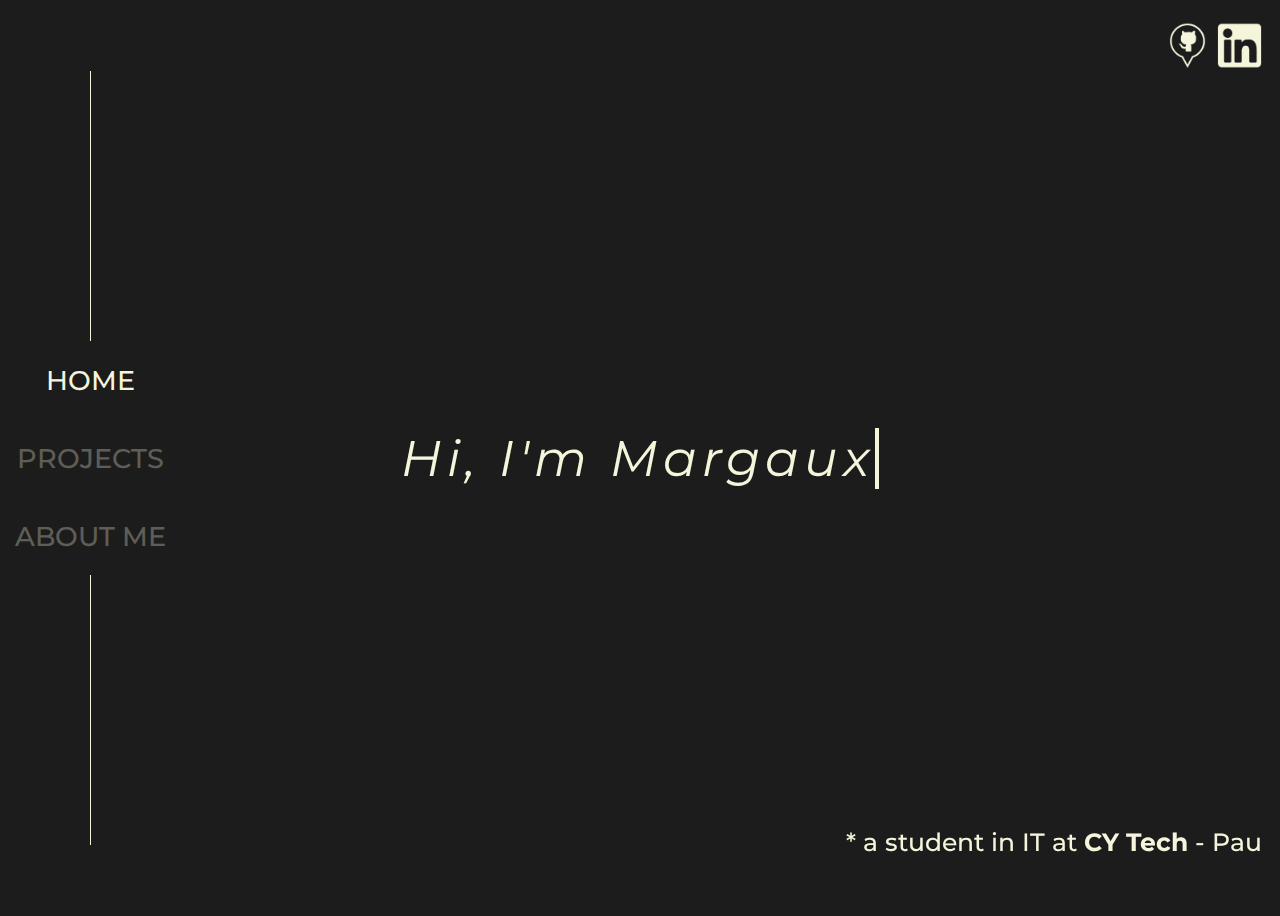
<file: index.html>
<!DOCTYPE html>
<html lang="fr">
<head>
    <meta charset="UTF-8">
    <meta name="author" content="Margaux Barrouillet">
    <!--<meta name="viewport" content="width=device-width, initial-scale=1.0">-->
    <title>HOME</title>
    <link rel="stylesheet" type="text/css" href="css/style_index.css"/>
    <link rel="icon" type="image/png" href="assets/favicon.png" />

    <!--Font-->
    <link rel="preconnect" href="https://fonts.googleapis.com">
    <link rel="preconnect" href="https://fonts.gstatic.com" crossorigin>
    <link href="https://fonts.googleapis.com/css2?family=Montserrat:ital,wght@0,100;0,200;0,300;0,400;0,500;0,600;0,700;0,800;0,900;1,100;1,200;1,300;1,400;1,500;1,600;1,700;1,800;1,900&display=swap" rel="stylesheet">   
</head>
<body>
    <div class="content">
        <div class="content_left">
            <div class="paragraphs-container">
                <div class="nav-line"></div>
                    <a href="/" >HOME</a>
                    <a href="projects" id="notcurrent">PROJECTS</a>
                    <a href="aboutme" id="notcurrent">ABOUT ME</a>
                <div class="nav-line"></div>
            </div>
        </div>
        <div class="content_middle">
            
            <div class="paragraphs-container">
                <p class="typing-text">Hi, I'm Margaux </p> 
            </div>
            
        </div>
        
        <div class="content_left">
            <div class="logo_container">
                <a href="https://github.com/MgxBarr" target="_blank"><img id="logo" src="assets/github.png" alt="github"></a>
                <a href="https://www.linkedin.com/in/margaux-barrouillet-320977228/" target="_blank" id="link_cy"><img id="logo" src="assets/linkedin.png" alt="linkedin"></a>
            </div>
            <div class="star_container">
                <p>* a student in IT at <a href="https://cytech.cyu.fr/" target="_blank" id="link_cy">CY Tech</a> - Pau</p>
            </div>

        </div>
        
</div>
</body>
</html>
</file>
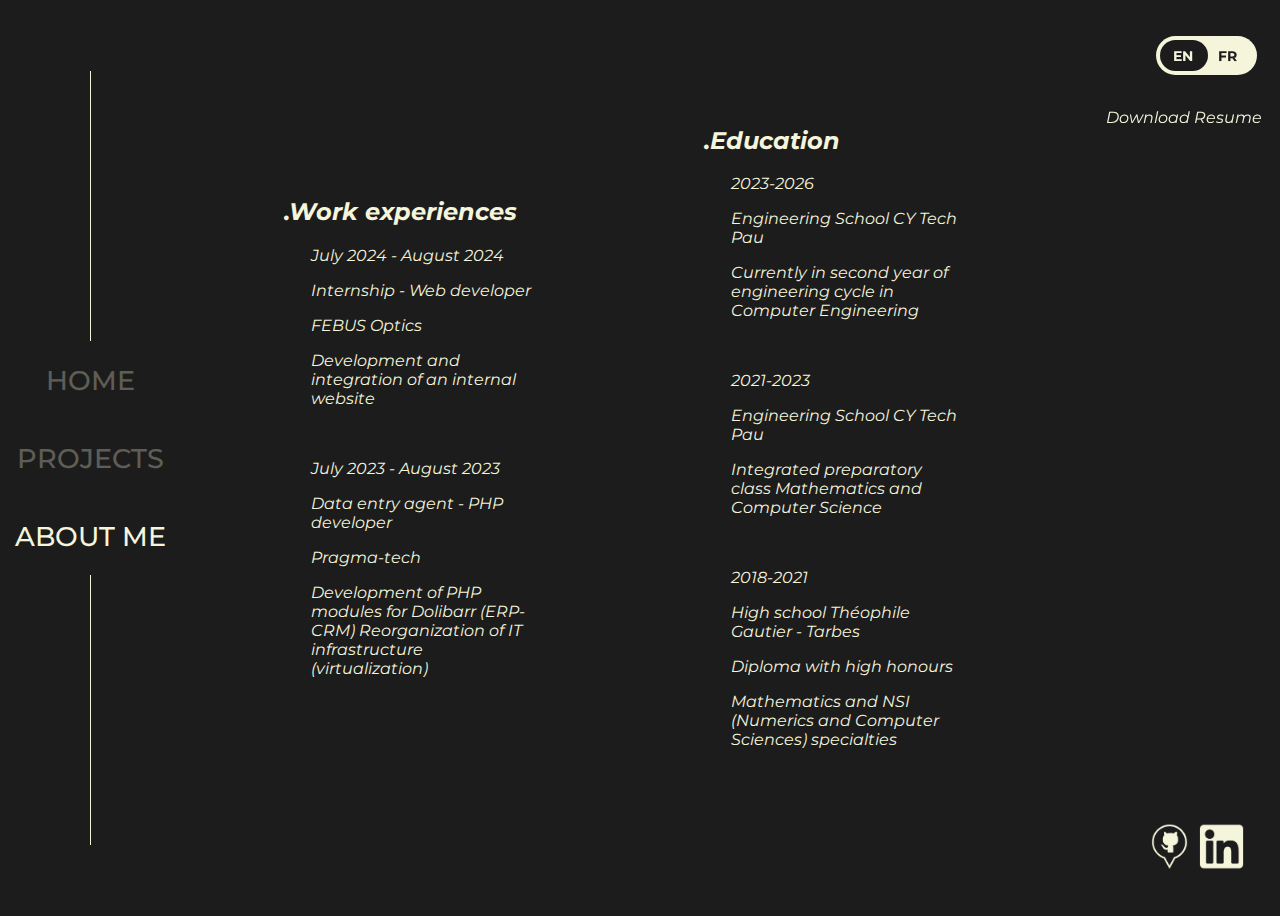
<file: aboutme.html>
<!DOCTYPE html>
<html lang="fr">
<head>
    <meta charset="UTF-8">
    <meta name="author" content="Margaux Barrouillet">
    <!--<meta name="viewport" content="width=device-width, initial-scale=1.0">-->
    <title>ABOUT ME</title>
    <link rel="stylesheet" type="text/css" href="css/style_aboutme.css"/>
    <link rel="icon" type="image/png" href="assets/favicon.png" />
    
    <!--Font-->
    <link rel="preconnect" href="https://fonts.googleapis.com">
    <link rel="preconnect" href="https://fonts.gstatic.com" crossorigin>
    <link href="https://fonts.googleapis.com/css2?family=Montserrat:ital,wght@0,100;0,200;0,300;0,400;0,500;0,600;0,700;0,800;0,900;1,100;1,200;1,300;1,400;1,500;1,600;1,700;1,800;1,900&display=swap" rel="stylesheet">
</head>
<body>
    <div class="content">
        <div class="content_left">
            <div class="paragraphs-container">
                <div class="nav-line"></div>
                    <a href="/" id="notcurrent">HOME</a>
                    <a href="projects" id="notcurrent">PROJECTS</a>
                    <a href="aboutme" >ABOUT ME</a>
                <div class="nav-line"></div>
            </div>
        </div>
        <div class="content_middle">
            <a href="assets/CV.pdf" download id='cv_fr' style='display:none' class="download">Télécharger le CV</a>
            <a href="assets/CV_ANGLAIS.pdf" download id='cv_eng' class="download">Download Resume</a>
            <div id="en1">
                <div class="column">
                    <div class="box">
                        <h2>.Work experiences</h2>
                        <div class="text">
                            <p>July 2024 - August 2024</p>
                            <p>Internship - Web developer</p>
                            <p>FEBUS Optics</p>
                            <p>Development and integration of an internal website</p>
                            <p></p>
                            <br>
                            <p>July 2023 - August 2023</p>
                            <p>Data entry agent - PHP developer</p>
                            <p>Pragma-tech</p>
                            <p>Development of PHP modules for Dolibarr (ERP-CRM) Reorganization of IT infrastructure (virtualization)</p>
                            <p></p>
                            <!--<br>
                            <p>January 2018</p>
                            <p>One-week internship</p>
                            <p>Hautes-Pyrénées Department IT Service</p>
                            <p>Development of an application for colleges with Oracle APEX (college menu). </p>-->
                        </div>
                    </div>

                    <!--div hidden / used for the responsive part-->
                    <div class="responsive">
                        <div class="box">
                            <h2>.Education </h2>
                            <div class="text">
                                <p>2023-2026</p>
                                <p>Engineering School CY Tech Pau </p>
                                <p>Currently in second year of engineering cycle in Computer Engineering</p>
                                <br>
                                <p>2021-2023</p>
                                <p>Engineering School CY Tech Pau </p>
                                <p>Integrated preparatory class   Mathematics and Computer Science</p>
                                <br>
                                <p>2018-2021</p>
                                <p>High school Théophile Gautier - Tarbes </p>
                                <p>Diploma with high honours</p>
                                <p>Mathematics and NSI (Numerics and Computer Sciences) specialties</p>
                            </div>
                        </div>
                        <!--
                        <div class="box">
                            <h2>.IT Skills</h2>
                            <div class="text">
                                <p>Command of the C language</p>
                                <p>Web development  : HTML, CSS, Javascript and PHP</p>
                                <p>Linux and Bash</p>
                            </div>
                        </div>
                        <div class="box">
                            <h2>.Languages </h2>
                            <div class="text">
                                <p>English : B2 </p>
                                <p>French : native language</p>
                            </div> 
                        </div>
                        <div class="box">
                            <h2>.Other </h2>
                            <div class="text">
                                <p>Autonomy and initiative </p>
                                <p>Project management and teamwork </p>
                                <p>Adaptation and organisation </p>
                            </div>
                        </div>-->
                    </div>
                    <!-------------------------------------------->
                </div>
            </div>

            <!--------------------same div en display none pour changer texte en français------------------------------->
            <div id="fr1">
                <div class="column">
                    <div class="box">
                        <h2>.Expériences</h2>
                        <div class="text">
                            <p>Juillet 2024 - Août 2024</p>
                            <p>Stage - Développeuse web</p>
                            <p>FEBUS Optics</p>
                            <p>Développement et intégration d'un site intranet</p>
                            <p></p>
                            <br>
                            <p>Juillet 2023 -Août 2023</p>
                            <p>Agent de saisie - Développeuse PHP</p>
                            <p>Pragma-tech</p>
                            <p>Développement de modules PHP sur Dolibarr (ERP-CRM)   Réorganisation de l'infrastructure informatique (virtualisation) </p>
                            <p></p>
                            <!--<br>
                            <p>Janvier 2018</p>
                            <p>Stage conventionné d'une semaine</p>
                            <p>Département des Hautes-Pyrénées Service Informatique </p>
                            <p>Élaboration d'une application à la destination des collèges avec Oracle APEX (menu des collèges). </p>-->
                        </div>
                    </div>

                    <!--div hidden / used for the responsive part-->
                    <div class="responsive">
                        <div class="box">
                            <h2>.Formation </h2>
                            <div class="text">
                                <p>2023-2026</p>
                                <p>École d'ingénieur CY Tech Pau </p>
                                <p>Actuellement en deuxième année de cycle ingénieur en Génie Informatique</p>
                                <p></p>
                                <br>
                                <p>2021-2023</p>
                                <p>École d'ingénieur CY Tech Pau </p>
                                <p>Classe préparatoire intégrée Mathématiques et informatique</p>
                                <p></p>
                                <br>
                                <p>2018-2021</p>
                                <p>Lycée Théophile Gautier - Tarbes </p>
                                <p>Baccalauréat mention bien</p>
                                <p>Spécialités Mathématiques et NSI (Numérique et Sciences de l'Informatique)</p>
                            </div>
                        </div>
                        <!--
                        <div class="box">
                            <h2>.Compétences</h2>
                            <div class="text">
                                <p>Maîtrise du langage C</p>
                                <p>Développement web: HTML, CSS, Javascript et PHP</p>
                                <p>Linux et Bash</p>
                            </div>
                        </div>
                        <div class="box">
                            <h2>.Langues </h2>
                            <div class="text">
                                <p>Anglais : B2 </p>
                                <p>Français : langue maternelle</p>
                            </div> 
                        </div>
                        <div class="box">
                            <h2>.Autre </h2>
                            <div class="text">
                                <p>Autonomie et initiative </p>
                                <p>Gestion de projet et travail d'équipe </p>
                                <p>Adaptation et organisation</p>
                            </div>
                        </div>-->
                    </div>
                    <!-------------------------------------------->
                </div>
            </div>
            <!----------------------------------------------------------------------------------------------->

            <div id="en2">
                <div class="noresponsive">
                    <div class="column">
                        <div class="box">
                            <h2>.Education </h2>
                            <div class="text">
                                <p>2023-2026</p>
                                <p>Engineering School CY Tech Pau </p>
                                <p>Currently in second year of engineering cycle in Computer Engineering</p>
                                <br>
                                <p>2021-2023</p>
                                <p>Engineering School CY Tech Pau </p>
                                <p>Integrated preparatory class   Mathematics and Computer Science</p>
                                <br>
                                <p>2018-2021</p>
                                <p>High school Théophile Gautier - Tarbes </p>
                                <p>Diploma with high honours</p>
                                <p>Mathematics and NSI (Numerics and Computer Sciences) specialties</p>
                            </div>
                        </div>
                        <!--
                        <div class="box">
                            <h2>.IT Skills</h2>
                            <div class="text">
                                <p>Command of the C language</p>
                                <p>Web development  : HTML, CSS, Javascript and PHP</p>
                                <p>Linux and Bash</p>
                            </div>
                        </div>
                        <div class="box">
                            <h2>.Languages </h2>
                            <div class="text">
                                <p>English : B2 </p>
                                <p>French : native language</p>
                            </div> 
                        </div>
                        <div class="box">
                            <h2>.Other </h2>
                            <div class="text">
                                <p>Autonomy and initiative </p>
                                <p>Project management and teamwork </p>
                                <p>Adaptation and organisation </p>
                            </div>
                        </div>-->
                    </div>
                </div>
            </div>

            <!--------------------same div en display none pour changer texte en français------------------------------->
            <div id="fr2">
                <div class="noresponsive">
                    <div class="column">
                        <div class="box">
                            <h2>.Formation </h2>
                            <div class="text">
                                <p>2023-2026</p>
                                <p>École d'ingénieur CY Tech Pau </p>
                                <p>Actuellement en deuxième année de cycle ingénieur en Génie Informatique</p>
                                <p></p>
                                <br>
                                <p>2021-2023</p>
                                <p>École d'ingénieur CY Tech Pau </p>
                                <p>Classe préparatoire intégrée Mathématiques et informatique</p>
                                <p></p>
                                <br>
                                <p>2018-2021</p>
                                <p>Lycée Théophile Gautier - Tarbes </p>
                                <p>Baccalauréat mention bien</p>
                                <p>Spécialités Mathématiques et NSI (Numérique et Sciences de l'Informatique)</p>
                            </div>
                        </div>
                        <!--
                        <div class="box">
                            <h2>.Compétences</h2>
                            <div class="text">
                                <p>Maîtrise du langage C</p>
                                <p>Développement web  : HTML, CSS, Javascript et PHP</p>
                                <p>Linux et Bash</p>
                            </div>
                        </div>
                        <div class="box">
                            <h2>.Langues </h2>
                            <div class="text">
                                <p>Anglais : B2 </p>
                                <p>Français : langue maternelle</p>
                            </div> 
                        </div>
                        <div class="box">
                            <h2>.Autre </h2>
                            <div class="text">
                                <p>Autonomie et initiative </p>
                                <p>Gestion de projet et travail d'équipe</p>
                                <p>Adaptation et organisation </p>
                            </div>
                        </div>-->
                    </div>
                </div>
            </div>
             <!----------------------------------------------------------------------------------------------->
        </div>
        <div class="content_left">
            <div id="switch-container">
                <div class="switch">
                    <input id="language-toggle" class="check-toggle check-toggle-round-flat" type="checkbox">
                    <label for="language-toggle"></label>
                    <span class="on">EN</span>
                    <span class="off">FR</span>
                  </div>
            </div>
            <div class="logo_container">
                <a href="https://github.com/MgxBarr" target="_blank"><img id="logo" src="assets/github.png" alt="github"></a>
                <a href="https://www.linkedin.com/in/margaux-barrouillet-320977228/" target="_blank"><img id="logo" src="assets/linkedin.png" alt="linkedin"></a>
            </div>
        </div>
</div>
<script>

    var langue = 0; 

    // Fonction pour basculer entre les langues
    function toggleLanguage() {
        if (langue==0){
            document.getElementById("en1").style.display = "none"; 
            document.getElementById("fr1").style.display = "block";
            document.getElementById("en2").style.display = "none"; 
            document.getElementById("fr2").style.display = "block";
            document.getElementById("cv_fr").style.display = "block";
            document.getElementById("cv_eng").style.display = "none";
            langue=1;
        }else{
            document.getElementById("en1").style.display = "block"; 
            document.getElementById("fr1").style.display = "none";
            document.getElementById("en2").style.display = "block"; 
            document.getElementById("fr2").style.display = "none";
            document.getElementById("cv_fr").style.display = "none";
            document.getElementById("cv_eng").style.display = "block";
            langue=0;
        }
    }
  
  // Ajout d'un gestionnaire d'événements au bouton
  const switchButton = document.getElementById("language-toggle");
  switchButton.addEventListener("click", toggleLanguage);
  
  
  </script>
</body>
</html>
</file>
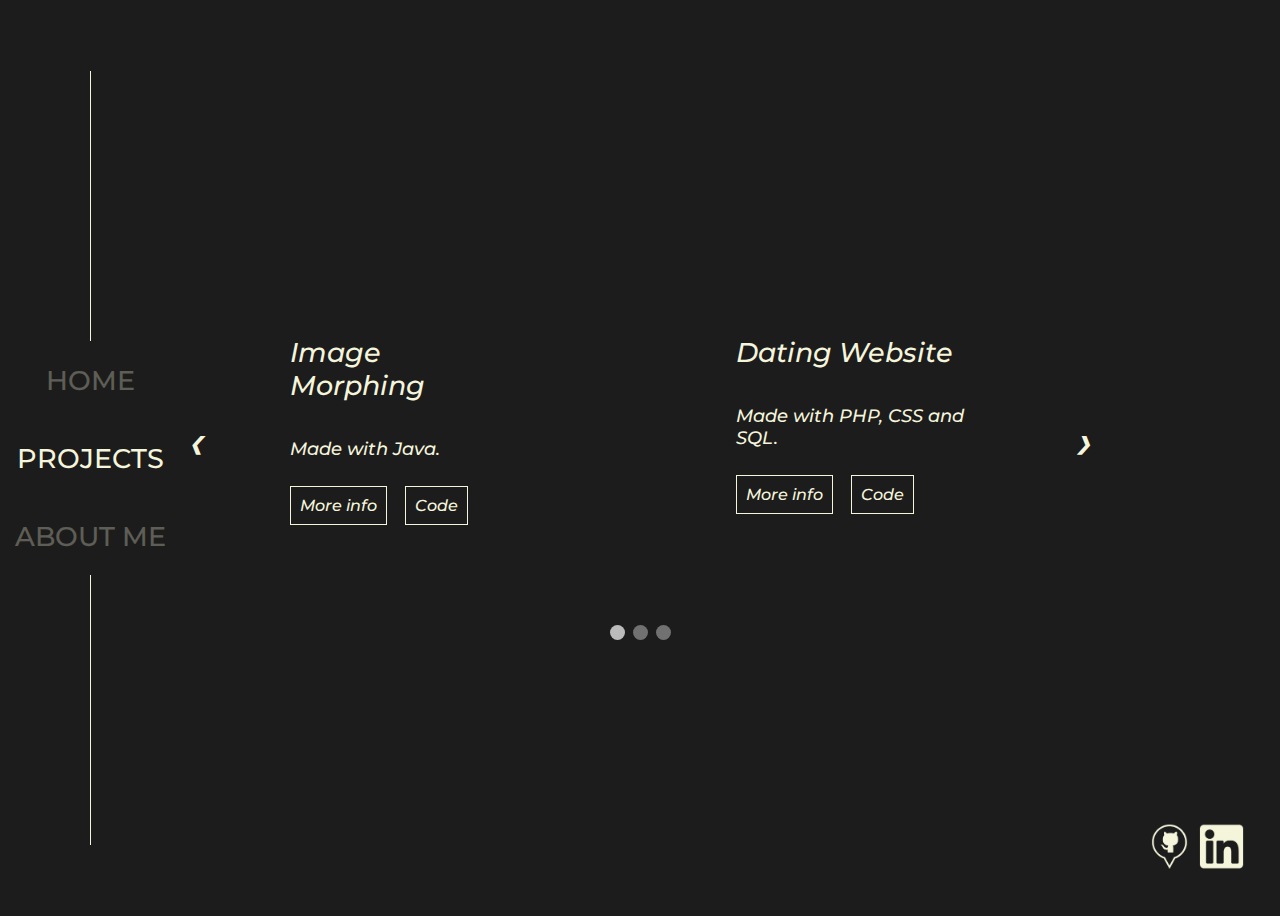
<file: projects.html>
<!DOCTYPE html>
<html lang="fr">
<head>
    <meta charset="UTF-8">
    <meta name="author" content="Margaux Barrouillet">
    <!--<meta name="viewport" content="width=device-width, initial-scale=1.0">-->
    <title>PROJECTS</title>
    <link rel="stylesheet" type="text/css" href="css/style_projects.css"/>
    <link rel="icon" type="image/png" href="assets/favicon.png" />

    <!--Font-->
    <link rel="preconnect" href="https://fonts.googleapis.com">
    <link rel="preconnect" href="https://fonts.gstatic.com" crossorigin>
    <link href="https://fonts.googleapis.com/css2?family=Montserrat:ital,wght@0,100;0,200;0,300;0,400;0,500;0,600;0,700;0,800;0,900;1,100;1,200;1,300;1,400;1,500;1,600;1,700;1,800;1,900&display=swap" rel="stylesheet">
</head>
<body>
    <div class="content">
        <div class="content_left">
            <div class="paragraphs-container">
                <div class="nav-line"></div>
                    <a href="/" id="notcurrent">HOME</a>
                    <a href="projects" >PROJECTS</a>
                    <a href="aboutme" id="notcurrent">ABOUT ME</a>
                <div class="nav-line"></div>
            </div>
        </div>
        <div class="content_middle">
            <div class="container">

                <div class="slideshow-container">
                    <div class="slides">
                      <div class="row">
                          <div class="box">
                            <div class="title_project">Image Morphing</div>
                            <div class="description_project"><p>Made with Java.</p> </div>
                            <div class="links"><a href="#" class="more-info" data-modal-id="modal1">More info</a><a href="https://github.com/MgxBarr/Morphing" target="_blank">Code</a></div>
                          </div>
                          <div class="box">
                            <div class="title_project">Dating Website</div>
                            <div class="description_project"><p>Made with PHP, CSS and SQL.</p> </div>
                            <div class="links"><a href="#" class="more-info" data-modal-id="modal2">More info</a><a href="https://github.com/MgxBarr/SmashOrPass" target="_blank">Code</a></div>
                          </div>
                      </div>
                    </div>
                  
                    <div class="slides">
                        <div class="row">
                          <div class="box">
                              <div class="title_project">Restorative Justice Website</div>
                              <div class="description_project"><p>Made with PHP, CSS and JS.</p> </div>
                              <div class="links"><a href="#" class="more-info" data-modal-id="modal3">More info</a><a href="https://github.com/MgxBarr/JRestaurative" target="_blank">Code</a></div>
                          </div>
                          <div class="box">
                            <div class="title_project">Meteorological Data Processing</div>
                            <div class="description_project"><p>Made with C.</p> </div>
                            <div class="links"><a href="#" class="more-info" data-modal-id="modal4">More info</a><a href="https://github.com/MgxBarr/CYMeteo" target="_blank">Code</a></div>
                          </div>
                        </div>
                    </div>

                    <div class="slides">
                      <div class="row">
                        <div class="box">
                            <div class="title_project">PPM Image Processing</div>
                            <div class="description_project"><p>Made with C.</p> </div>
                            <div class="links"><a href="#" class="more-info" data-modal-id="modal5">More info</a><a href="https://github.com/MgxBarr/Wooper" target="_blank">Code</a></div>
                        </div>
                        <div class="box" id="coming_soon">
                          <div class="title_project">Coming soon ...</div>
                        </div>
                      </div>
                    </div>
                  
                    <a class="prev" onclick="plusSlides(-1)">❮</a>
                    <a class="next" onclick="plusSlides(1)">❯</a>
                  
                  </div>
                  <br>
                  
                  <div style="text-align:center">
                    <span class="dot" onclick="currentSlide(1)"></span> 
                    <span class="dot" onclick="currentSlide(2)"></span> 
                    <span class="dot" onclick="currentSlide(3)"></span> 
                  </div>
                  
                  <script>
                  let slideIndex = 1;
                  showSlides(slideIndex);
                  
                  function plusSlides(n) {
                    showSlides(slideIndex += n);
                  }
                  
                  function currentSlide(n) {
                    showSlides(slideIndex = n);
                  }
                  
                  function showSlides(n) {
                    let i;
                    let slides = document.getElementsByClassName("slides");
                    let dots = document.getElementsByClassName("dot");
                    if (n > slides.length) {slideIndex = 1}    
                    if (n < 1) {slideIndex = slides.length}
                    for (i = 0; i < slides.length; i++) {
                      slides[i].style.display = "none";  
                    }
                    for (i = 0; i < dots.length; i++) {
                      dots[i].className = dots[i].className.replace("active", "");
                    }
                    slides[slideIndex-1].style.display = "block";  
                    dots[slideIndex-1].className += " active";
                  }
                  </script>

                <!-- Modals -->
                 <div id="modal1" class="modal">
                    <div class="modal-content">
                        <span class="close" data-modal-id="modal1">&times;</span>
                        <h2>Image Morphing App</h2>
                        <h5>Made with Java | June 2024</h5>
                        <div class="modal-body">
                          <p>This java application was coded as part of a second semester project in the first year of engineering school.<br>
                            <ul><li>The aim is to discover what morphing is. To do this, the project was divided into 3 parts, in order to gradually approach this notion. </li>
                                <br><li>In the first, we had to morph simple plain shapes using broken lines. Then a morphing of rounded shapes, using splines. And finally, image morphing using the Delaunay mesh. </li>
                                <br><li>All of this was implemented in a JavaFX interface so that the various methods could be tested.</li>
                            </ul>
                          </p>


                           <!-- <div class="carousel">
                            <div class="carousel-main-image">
                              <img class="mainImage" data-carousel-id="1" src="assets/img/image1.jpg" alt="Main Image" />
                            </div>
                            
                            <div class="carousel-thumbnails">
                              <img class="thumbnail" data-carousel-id="1" src="assets/img/image1.jpg" alt="Image 1" onclick="changeImage(this)" />
                              <img class="thumbnail" data-carousel-id="1" src="assets/img/image2.png" alt="Image 2" onclick="changeImage(this)" />
                              <img class="thumbnail" data-carousel-id="1" src="assets/img/image1.jpg" alt="Image 3" onclick="changeImage(this)" />
                            </div>
                          </div>-->

                            
                        </div>
                    </div>
                  </div>

                  <div id="modal2" class="modal">
                    <div class="modal-content">
                        <span class="close" data-modal-id="modal2">&times;</span>
                        <h2>Dating Website</h2>
                        <h5>Made with PHP, CSS and SQL | May 2024</h5>
                        <div class="modal-body">
                            <p>This website has been coded for the final exam of the second semester web development module. <br> 
                              <ul><li>The aim of this project is to create a dating site enabling users to get to know each other
                                  based on various criteria, and then exchange ideas with each other.</li>
                                  <br><li>There are also different types of user (visitor, user, subscriber, admin), with different access to the same features depending on whether or not they have taken out a subscription. </li>
                                  <br><li> There is also a messaging and reporting system, as well as a like system to increase a profile's popularity.</li>
                              </ul>
                            </p>

                            <div class="carousel">
                              <div class="carousel-main-image">
                                <img class="mainImage" data-carousel-id="2" src="assets/img/4.Dating/1.png" alt="Main Image" />
                              </div>
                      
                              <div class="carousel-thumbnails">
                                <img class="thumbnail" data-carousel-id="2" src="assets/img/4.Dating/1.png" alt="Image 1" onclick="changeImage(this)" />
                                <img class="thumbnail" data-carousel-id="2" src="assets/img/4.Dating/2.png" alt="Image 2" onclick="changeImage(this)" />
                                <img class="thumbnail" data-carousel-id="2" src="assets/img/4.Dating/3.png" alt="Image 3" onclick="changeImage(this)" />
                                <img class="thumbnail" data-carousel-id="2" src="assets/img/4.Dating/4.png" alt="Image 3" onclick="changeImage(this)" />
                                <img class="thumbnail" data-carousel-id="2" src="assets/img/4.Dating/5.png" alt="Image 3" onclick="changeImage(this)" />
                              </div>
                            </div>

        
                        </div>
                    </div>
                  </div>


                  <div id="modal3" class="modal">
                    <div class="modal-content">
                        <span class="close" data-modal-id="modal3">&times;</span>
                        <h2>Restorative Justice Website</h2>
                        <h5>Made with PHP, CSS and JS | June 2023</h5>
                        <div class="modal-body">
                            <p>This website has been coded for the final exam of the second semester web development module. <br> 
                              <ul>
                                <li>
                                  The aim of this project is to optimize the IFJR's current website to enable better visibility of information for litigants and justice professionals.
                                </li><br>
                                <li> 
                                  The project is divided into two parts, one to create a dedicated space for individuals to find essential
                                  information on restorative justice and the contact details of the person in charge in their department. 
                                </li><br>
                                <li> 
                                  The second part is the training area, which contains the catalog of training courses and details of each one, such as dates and locations. 
                                </li>
                              </ul>
                            </p>

        
                            <div class="carousel">
                              <div class="carousel-main-image">
                                <img class="mainImage" data-carousel-id="3" src="assets/img/3.IFJR/1.png" alt="Main Image" />
                              </div>
                      
                              <div class="carousel-thumbnails">
                                <img class="thumbnail" data-carousel-id="3" src="assets/img/3.IFJR/1.png" alt="Image 1" onclick="changeImage(this)" />
                                <img class="thumbnail" data-carousel-id="3" src="assets/img/3.IFJR/2.png" alt="Image 2" onclick="changeImage(this)" />
                                <img class="thumbnail" data-carousel-id="3" src="assets/img/3.IFJR/3.png" alt="Image 3" onclick="changeImage(this)" />
                                <img class="thumbnail" data-carousel-id="3" src="assets/img/3.IFJR/4.png" alt="Image 4" onclick="changeImage(this)" />
                                <img class="thumbnail" data-carousel-id="3" src="assets/img/3.IFJR/5.png" alt="Image 5" onclick="changeImage(this)" />
                              </div>
                            </div>

                            
                        </div>
                    </div>
                  </div>

                
                  <div id="modal4" class="modal">
                    <div class="modal-content">
                        <span class="close" data-modal-id="modal4">&times;</span>
                        <h2>Metereological Data Processing</h2>
                        <h5>Made with C | November 2022</h5>
                        <div class="modal-body">
                            <p>The aim of this project is to create an application that will process a weather data file
                              meteorological data in order to display graphs.<br>
                              <ul>
                                <li>
                                  A wide range of data can be processed: precipitation, temperature, humidity, wind speed and direction, etc...
                                </li><br>
                                <li>
                                  The application consists of a Shell script and a C program. The C program has arguments to perform various operations, and the Shell script calls the C program according to its own arguments, chosen by the user.
                                </li><br>
                                <li> 
                                  The Shell script calls the C program to generate files, and then creates and displays graphs (temperature or humidity map for a given geographical area, wind map, minimum/maximum/average temperature curves, etc.).
                                </li>
                              </ul>
                            </p>


                            <div class="carousel">
                              <div class="carousel-main-image">
                                <img class="mainImage" data-carousel-id="4" src="assets/img/2.CYMeteo/France/hauteur.png" alt="Main Image" />
                              </div>
                      
                              <div class="carousel-thumbnails">
                                <img class="thumbnail" data-carousel-id="4" src="assets/img/2.CYMeteo/France/hauteur.png" alt="Image 1" onclick="changeImage(this)" />
                                <img class="thumbnail" data-carousel-id="4" src="assets/img/2.CYMeteo/France/humidite.png" alt="Image 2" onclick="changeImage(this)" />
                                <img class="thumbnail" data-carousel-id="4" src="assets/img/2.CYMeteo/France/pression1.png" alt="Image 3" onclick="changeImage(this)" />
                                <img class="thumbnail" data-carousel-id="4" src="assets/img/2.CYMeteo/France/temperature1.png" alt="Image 4" onclick="changeImage(this)" />
                                <img class="thumbnail" data-carousel-id="4" src="assets/img/2.CYMeteo/France/vent.png" alt="Image 5" onclick="changeImage(this)" />
                              </div>
                            </div>

                            
                        </div>
                    </div>
                  </div>

                  <div id="modal5" class="modal">
                    <div class="modal-content">
                        <span class="close" data-modal-id="modal5">&times;</span>
                        <h2>PPM Image Processing</h2>
                        <h5>Made with C | June 2022</h5>
                        <div class="modal-body">
                            <p>
                              The aim of this project is to create a program capable of manipulating PPM images.<br>
                              <ul>
                                <li>
                                  The code contains functions for reading and creating PPM files, as well as processing functions such as black & white, binarization, rotation and symmetry.                             
                                </li><br>
                                <li> 
                                  We also worked on convolution processes, using the mathematical tools we'd learned, and other features such as zoom, blur, erosion and dilation.
                                </li><br>
                                <li> 
                                  The user can call up each filter with a specific command, then the program processes the image by applying the formulas to the image input data, before saving the new image.
                                </li>
                              </ul>
                            </p>


                            <div class="carousel">
                              <div class="carousel-main-image">
                                <img class="mainImage" data-carousel-id="5" src="assets/img/1.PPM/bender.png" alt="Main Image" />
                              </div>
                      
                              <div class="carousel-thumbnails">
                                <img class="thumbnail" data-carousel-id="5" src="assets/img/1.PPM/bender.png" alt="Image 1" onclick="changeImage(this)" />
                                <img class="thumbnail" data-carousel-id="5" src="assets/img/1.PPM/benderbin.png" alt="Image 2" onclick="changeImage(this)" />
                                <img class="thumbnail" data-carousel-id="5" src="assets/img/1.PPM/bendergris.png" alt="Image 3" onclick="changeImage(this)" />
                                <img class="thumbnail" data-carousel-id="5" src="assets/img/1.PPM/bendernega.png" alt="Image 4" onclick="changeImage(this)" />
                                <img class="thumbnail" data-carousel-id="5" src="assets/img/1.PPM/benderrota.png" alt="Image 5" onclick="changeImage(this)" />
                              </div>
                            </div>


                    
                        </div>
                    </div>
                  </div>


                <script>
                    //ouvrir le modal lorsque le bouton More info est cliqué
                    document.querySelectorAll('.more-info').forEach(button => {
                      button.addEventListener('click', function(event) {
                        event.preventDefault();
                        const modalId = this.getAttribute('data-modal-id');
                        document.getElementById(modalId).style.display = 'flex';
                      });
                    });

                    //fermer le modal lorsque le bouton de fermeture est cliqué
                    document.querySelectorAll('.close').forEach(span => {
                      span.addEventListener('click', function() {
                        const modalId = this.getAttribute('data-modal-id');
                        document.getElementById(modalId).style.display = 'none';
                      });
                    });

                    //fermer le modal lorsque l'utilisateur clique en dehors du modal
                    window.addEventListener('click', function(event) {
                      if (event.target.classList.contains('modal')) {
                        event.target.style.display = 'none';
                      }
                    });

                    //fonction pour carousel images dans modals 
                    function changeImage(element) {
                      //récup id du carrousel à partir de l'attribut data-carousel-id de la miniature cliquée
                      const carouselId = element.getAttribute('data-carousel-id');
                      //console.log(`Carousel ID: ${carouselId}`);
                      
                      //trouver l'image principale correspondante dans le même carrousel
                      var mainImage = document.querySelector(`.mainImage[data-carousel-id="${carouselId}"]`);
                      //console.log(mainImage);
                      
                      if (mainImage) {
                          //maj de la source de l'image principale avec celle de la miniature cliquée
                          mainImage.src = element.src;
                      } else {
                          console.error('Main image not found for carousel ID: ' + carouselId);
                      }
                    }

                  </script>

            </div>  
        </div>
        <div class="content_left">
            <div class="logo_container">
                <a href="https://github.com/MgxBarr" target="_blank"><img id="logo" src="assets/github.png" alt="github"></a>
                <a href="https://www.linkedin.com/in/margaux-barrouillet" target="_blank"><img id="logo" src="assets/linkedin.png" alt="linkedin"></a>
            </div>
        </div>
    </div>
</body>
</html>
</file>
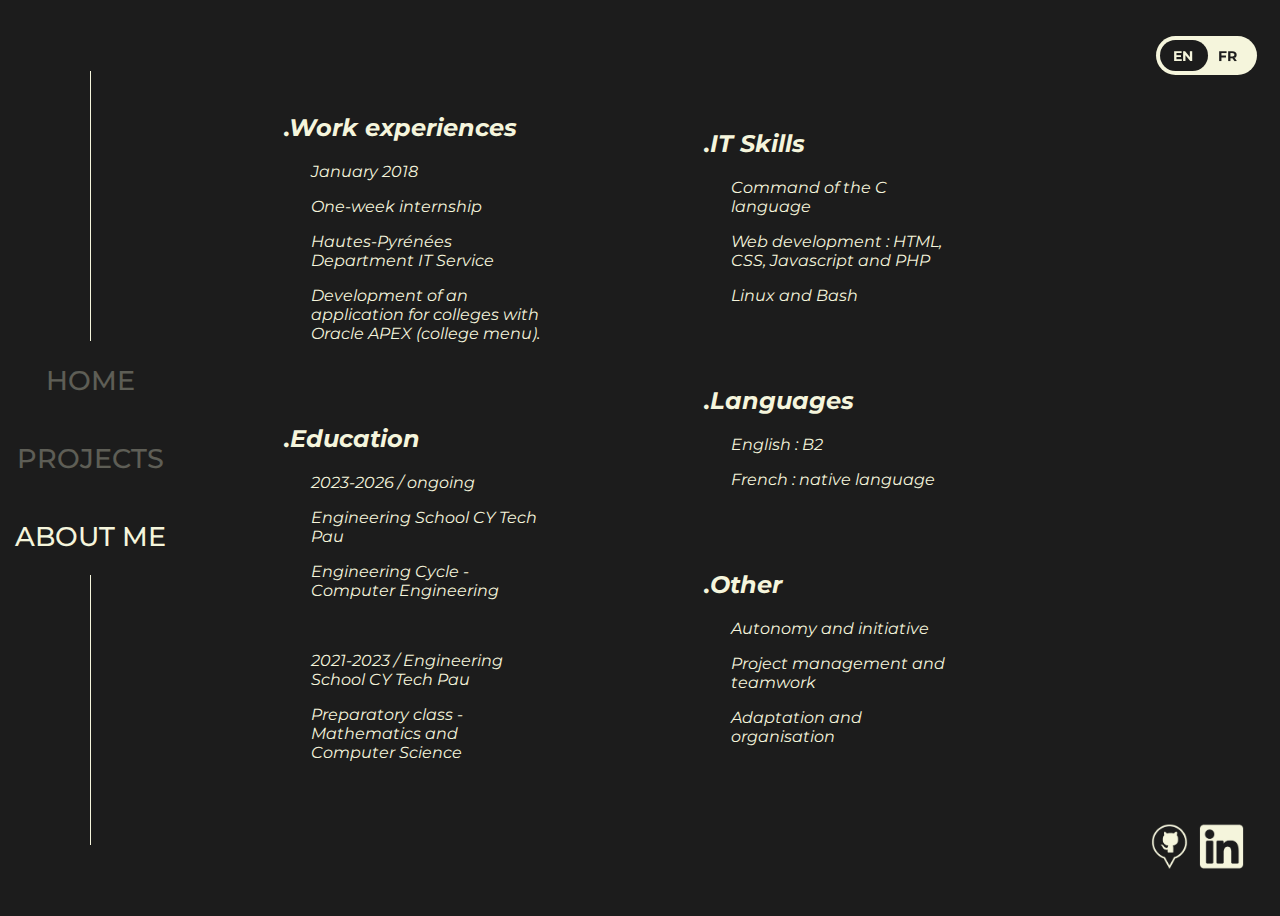
<file: assets/aboutme.html>
<!DOCTYPE html>
<html lang="fr">
<head>
    <meta charset="UTF-8">
    <meta name="author" content="Margaux Barrouillet">
    <!--<meta name="viewport" content="width=device-width, initial-scale=1.0">-->
    <title>ABOUT ME</title>
    <link rel="stylesheet" type="text/css" href="../css/style_aboutme.css"/>
    <link rel="icon" type="image/png" href="favicon.png" />
    
    <!--Font-->
    <link rel="preconnect" href="https://fonts.googleapis.com">
    <link rel="preconnect" href="https://fonts.gstatic.com" crossorigin>
    <link href="https://fonts.googleapis.com/css2?family=Montserrat:ital,wght@0,100;0,200;0,300;0,400;0,500;0,600;0,700;0,800;0,900;1,100;1,200;1,300;1,400;1,500;1,600;1,700;1,800;1,900&display=swap" rel="stylesheet">
</head>
<body>
    <div class="content">
        <div class="content_left">
            <div class="paragraphs-container">
                <div class="nav-line"></div>
                    <a href="../index.html" id="notcurrent">HOME</a>
                    <a href="projects.html" id="notcurrent">PROJECTS</a>
                    <a href="aboutme.html" >ABOUT ME</a>
                <div class="nav-line"></div>
            </div>
        </div>
        <div class="content_middle">
            <div id="en1">
                <div class="column">
                    <div class="box">
                        <h2>.Work experiences</h2>
                        <div class="text">
                            <p>January 2018</p>
                            <p>One-week internship</p>
                            <p>Hautes-Pyrénées Department IT Service</p>
                            <p>Development of an application for colleges with Oracle APEX (college menu). </p>
                        </div>
                    </div>
                    <div class="box">
                        <h2>.Education </h2>
                        <div class="text">
                            <p>2023-2026 / ongoing</p>
                            <p>Engineering School CY Tech Pau </p>
                            <p>Engineering Cycle - Computer Engineering</p>
                            <p></p>
                            <br>
                            <p>2021-2023 / Engineering School CY Tech Pau </p>
                            <p>Preparatory class - Mathematics and Computer Science</p>
                        </div>
                    </div>

                    <!--div hidden / used for the responsive part-->
                    <div class="responsive">
                        <div class="box">
                            <h2>.IT Skills</h2>
                            <div class="text">
                                <p>Command of the C language</p>
                                <p>Web development  : HTML, CSS, Javascript and PHP</p>
                                <p>Linux and Bash</p>
                            </div>
                        </div>
                        <div class="box">
                            <h2>.Languages </h2>
                            <div class="text">
                                <p>English : B2 </p>
                                <p>French : native language</p>
                            </div> 
                        </div>
                        <div class="box">
                            <h2>.Other </h2>
                            <div class="text">
                                <p>Autonomy and initiative </p>
                                <p>Project management and teamwork </p>
                                <p>Adaptation and organisation </p>
                            </div>
                        </div>
                    </div>
                    <!-------------------------------------------->
                </div>
            </div>

            <!--------------------same div en display none pour changer texte en français------------------------------->
            <div id="fr1">
                <div class="column">
                    <div class="box">
                        <h2>.Expériences</h2>
                        <div class="text">
                            <p>Janvier 2018</p>
                            <p>Stage conventionné d'une semaine</p>
                            <p>Département des Hautes-Pyrénées Service Informatique </p>
                            <p>Élaboration d'une application à la destination des collèges avec Oracle APEX (menu des collèges). </p>
                        </div>
                    </div>
                    <div class="box">
                        <h2>.Formations </h2>
                        <div class="text">
                            <p>2023-2026 / en cours</p>
                            <p>École d'ingénieur CY Tech Pau </p>
                            <p>Cycle ingénieur - Génie Informatique</p>
                            <p></p>
                            <br>
                            <p>2021-2023 / École d'ingénieur CY Tech Pau </p>
                            <p>Classe préparatoire - Mathématiques et informatique</p>
                        </div>
                    </div>

                    <!--div hidden / used for the responsive part-->
                    <div class="responsive">
                        <div class="box">
                            <h2>.Compétences</h2>
                            <div class="text">
                                <p>Maîtrise du langage C</p>
                                <p>Développement web: HTML, CSS, Javascript et PHP</p>
                                <p>Linux et Bash</p>
                            </div>
                        </div>
                        <div class="box">
                            <h2>.Langues </h2>
                            <div class="text">
                                <p>Anglais : B2 </p>
                                <p>Français : langue maternelle</p>
                            </div> 
                        </div>
                        <div class="box">
                            <h2>.Autre </h2>
                            <div class="text">
                                <p>Autonomie et initiative </p>
                                <p>Gestion de projet et travail d'équipe </p>
                                <p>Adaptation et organisation</p>
                            </div>
                        </div>
                    </div>
                    <!-------------------------------------------->
                </div>
            </div>
            <!----------------------------------------------------------------------------------------------->

            <div id="en2">
                <div class="noresponsive">
                    <div class="column">
                        <div class="box">
                            <h2>.IT Skills</h2>
                            <div class="text">
                                <p>Command of the C language</p>
                                <p>Web development  : HTML, CSS, Javascript and PHP</p>
                                <p>Linux and Bash</p>
                            </div>
                        </div>
                        <div class="box">
                            <h2>.Languages </h2>
                            <div class="text">
                                <p>English : B2 </p>
                                <p>French : native language</p>
                            </div> 
                        </div>
                        <div class="box">
                            <h2>.Other </h2>
                            <div class="text">
                                <p>Autonomy and initiative </p>
                                <p>Project management and teamwork </p>
                                <p>Adaptation and organisation </p>
                            </div>
                        </div>
                    </div>
                </div>
            </div>

            <!--------------------same div en display none pour changer texte en français------------------------------->
            <div id="fr2">
                <div class="noresponsive">
                    <div class="column">
                        <div class="box">
                            <h2>.Compétences</h2>
                            <div class="text">
                                <p>Maîtrise du langage C</p>
                                <p>Développement web  : HTML, CSS, Javascript et PHP</p>
                                <p>Linux et Bash</p>
                            </div>
                        </div>
                        <div class="box">
                            <h2>.Langues </h2>
                            <div class="text">
                                <p>Anglais : B2 </p>
                                <p>Français : langue maternelle</p>
                            </div> 
                        </div>
                        <div class="box">
                            <h2>.Autre </h2>
                            <div class="text">
                                <p>Autonomie et initiative </p>
                                <p>Gestion de projet et travail d'équipe</p>
                                <p>Adaptation et organisation </p>
                            </div>
                        </div>
                    </div>
                </div>
            </div>
             <!----------------------------------------------------------------------------------------------->
        </div>
        <div class="content_left">
            <div id="switch-container">
                <div class="switch">
                    <input id="language-toggle" class="check-toggle check-toggle-round-flat" type="checkbox">
                    <label for="language-toggle"></label>
                    <span class="on">EN</span>
                    <span class="off">FR</span>
                  </div>
            </div>
            <div class="logo_container">
                <a href="https://github.com/MgxBarr" target="_blank"><img id="logo" src="github.png" alt="github"></a>
                <a href="https://www.linkedin.com/in/margaux-barrouillet-320977228/" target="_blank"><img id="logo" src="linkedin.png" alt="linkedin"></a>
            </div>
        </div>
</div>
<script>

    var langue = 0; 

    // Fonction pour basculer entre les langues
    function toggleLanguage() {
        if (langue==0){
            document.getElementById("en1").style.display = "none"; 
            document.getElementById("fr1").style.display = "block";
            document.getElementById("en2").style.display = "none"; 
            document.getElementById("fr2").style.display = "block";
            langue=1;
        }else{
            document.getElementById("en1").style.display = "block"; 
            document.getElementById("fr1").style.display = "none";
            document.getElementById("en2").style.display = "block"; 
            document.getElementById("fr2").style.display = "none";
            langue=0;
        }
    }
  
  // Ajout d'un gestionnaire d'événements au bouton
  const switchButton = document.getElementById("language-toggle");
  switchButton.addEventListener("click", toggleLanguage);
  
  
  </script>
</body>
</html>
</file>
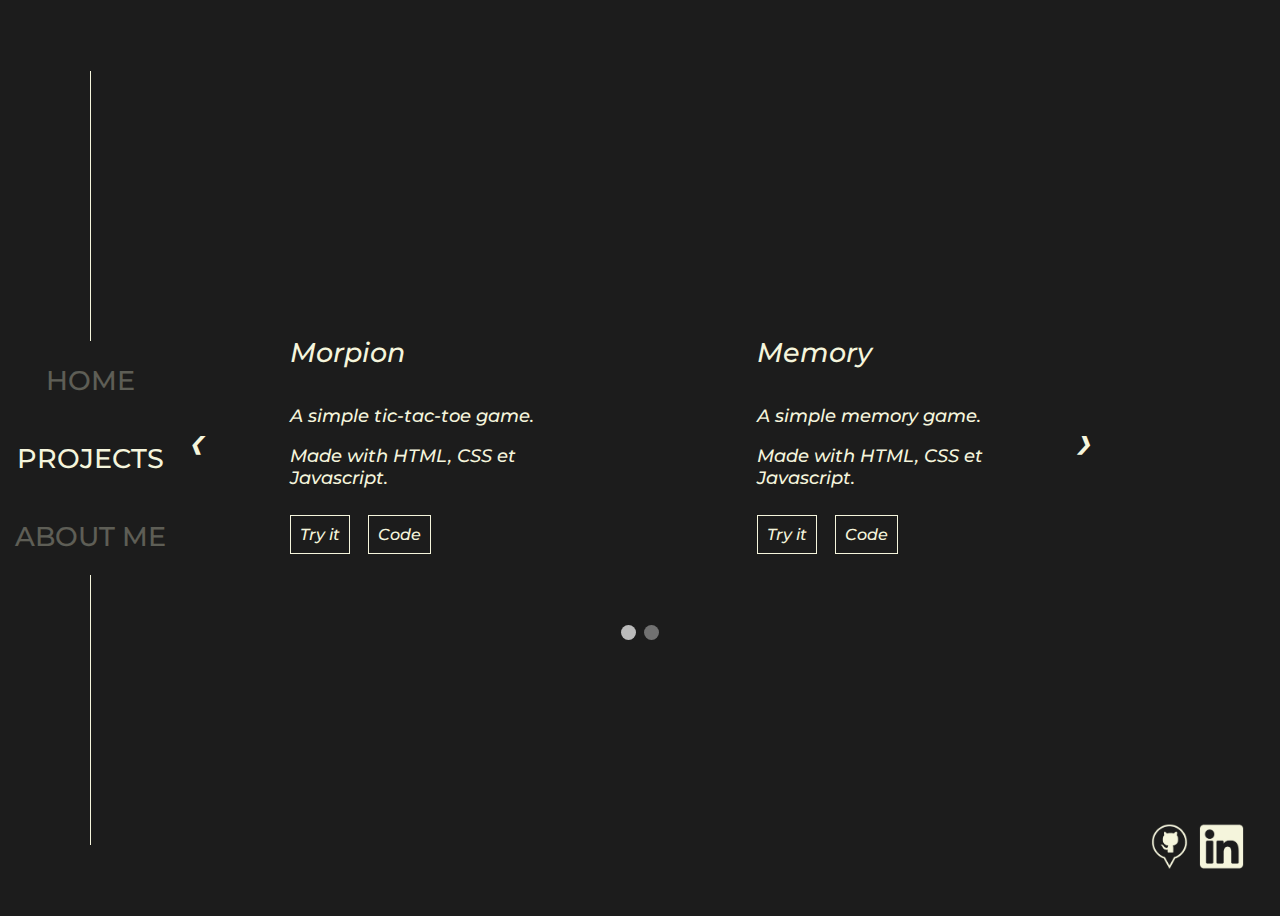
<file: assets/projects.html>
<!DOCTYPE html>
<html lang="fr">
<head>
    <meta charset="UTF-8">
    <meta name="author" content="Margaux Barrouillet">
    <!--<meta name="viewport" content="width=device-width, initial-scale=1.0">-->
    <title>PROJECTS</title>
    <link rel="stylesheet" type="text/css" href="../css/style_projects.css"/>
    <link rel="icon" type="image/png" href="favicon.png" />

    <!--Font-->
    <link rel="preconnect" href="https://fonts.googleapis.com">
    <link rel="preconnect" href="https://fonts.gstatic.com" crossorigin>
    <link href="https://fonts.googleapis.com/css2?family=Montserrat:ital,wght@0,100;0,200;0,300;0,400;0,500;0,600;0,700;0,800;0,900;1,100;1,200;1,300;1,400;1,500;1,600;1,700;1,800;1,900&display=swap" rel="stylesheet">
</head>
<body>
    <div class="content">
        <div class="content_left">
            <div class="paragraphs-container">
                <div class="nav-line"></div>
                    <a href="../index.html" id="notcurrent">HOME</a>
                    <a href="projects.html" >PROJECTS</a>
                    <a href="aboutme.html" id="notcurrent">ABOUT ME</a>
                <div class="nav-line"></div>
            </div>
        </div>
        <div class="content_middle">
            <div class="container">

                <div class="slideshow-container">
                    <div class="slides">
                      <div class="row">
                          <div class="box">
                            <div class="title_project">Morpion</div>
                            <div class="description_project"> <p>A simple tic-tac-toe game.</p> <p>Made with HTML, CSS et Javascript.</p> </div>
                            <div class="links"><a href="https://mgxbarr.github.io/morpion" target="_blank">Try it</a><a href="https://github.com/MgxBarr/morpion" target="_blank">Code</a></div>
                          </div>
                          <div class="box">
                            <div class="title_project">Memory</div>
                            <div class="description_project"> <p>A simple memory game.</p> <p>Made with HTML, CSS et Javascript.</p> </div>
                            <div class="links"><a href="https://mgxbarr.github.io/memory" target="_blank">Try it</a><a href="https://github.com/MgxBarr/memory" target="_blank">Code</a></div>
                          </div>
                      </div>
                    </div>
                  
                    <div class="slides">
                        <div class="row">
                          <div class="box">
                              <div class="title_project">Mon Poke</div>
                              <div class="description_project"> <p>A website to compose a pokebowl.</p> <p>Made with HTML, CSS et Javascript.</p> </div>
                              <div class="links"><a href="https://mgxbarr.github.io/monPoke" target="_blank">Try it</a><a href="https://github.com/MgxBarr/monPoke" target="_blank">Code</a></div>
                          </div>
                          <div class="box"  id="coming_soon">
                              <div class="title_project">coming soon</div>
                          </div>
                        </div>
                    </div>
                  
                    <a class="prev" onclick="plusSlides(-1)">❮</a>
                    <a class="next" onclick="plusSlides(1)">❯</a>
                  
                  </div>
                  <br>
                  
                  <div style="text-align:center">
                    <span class="dot" onclick="currentSlide(1)"></span> 
                    <span class="dot" onclick="currentSlide(2)"></span> 
                  </div>
                  
                  <script>
                  let slideIndex = 1;
                  showSlides(slideIndex);
                  
                  function plusSlides(n) {
                    showSlides(slideIndex += n);
                  }
                  
                  function currentSlide(n) {
                    showSlides(slideIndex = n);
                  }
                  
                  function showSlides(n) {
                    let i;
                    let slides = document.getElementsByClassName("slides");
                    let dots = document.getElementsByClassName("dot");
                    if (n > slides.length) {slideIndex = 1}    
                    if (n < 1) {slideIndex = slides.length}
                    for (i = 0; i < slides.length; i++) {
                      slides[i].style.display = "none";  
                    }
                    for (i = 0; i < dots.length; i++) {
                      dots[i].className = dots[i].className.replace("active", "");
                    }
                    slides[slideIndex-1].style.display = "block";  
                    dots[slideIndex-1].className += " active";
                  }
                  </script>

            </div>  
        </div>
        <div class="content_left">
            <div class="logo_container">
                <a href="https://github.com/MgxBarr" target="_blank"><img id="logo" src="github.png" alt="github"></a>
                <a href="https://www.linkedin.com/in/margaux-barrouillet-320977228/" target="_blank"><img id="logo" src="linkedin.png" alt="linkedin"></a>
            </div>
        </div>
    </div>
</body>
</html>
</file>
<file: css/style_index.css>
body{
    background-color: #1c1c1c; 
    color: #f5f5dc; 
    user-select: none;
    overflow: hidden; 
}

.content{
    display: flex;
    align-items:center;
    flex-direction: row;
    width: 100%;
    height: 100%;
}

.content_left{
    display: flex;
    align-items: center;
    font-family: 'Montserrat', sans-serif;
    font-size: 3vh;
    font-weight: 500;
    height:100vh;
    width: 15vw;
    justify-content: center;
    position: relative; 
}


.content_middle{
    position: relative;
    display: flex;
    font-family: 'Montserrat', sans-serif;
    font-size: 50px;
    font-weight:400;
    font-style: italic;
    align-items: center;
    height:100vh;
    width: 85vw;
    justify-content: center;
    flex-direction: column;
    text-align:end;
    
}

.logo_container {
    position: fixed;
    top: 2vh;
    right: 2vh;
    text-align: end;
}
#logo{
    width: 5%;
}

.paragraphs-container{
    display: flex;
    flex-direction: column;
    align-items: center;
    justify-content: center;
}

.paragraphs-container a{
    text-decoration: none;
    color: #f5f5dc;
    /*transform: rotate(-90deg);*/
    margin-top: 2.5vh;
    margin-bottom: 2.5vh;
}
.paragraphs-container a:hover{
    transform: scale(1.05); /* agrandit légèrement la box au survol */
}

.star_container{
    font-size: 25px;
    position: fixed;
    bottom: 2vh;
    right: 2vh;
    
}
.nav-line {
    width: 1px;
    height: 30vh;
    background-color:#f5f5dc;
}

.typing-text{
    overflow: hidden; 
    border-right: .09em solid #f5f5dc; 
    white-space: nowrap; 
    letter-spacing: .10em;
    animation: typing 2.5s steps(30, end), blink-caret .8s step-end infinite; 
}   
@keyframes typing {
    from { width: 0 }
    to { width: 100% }
}
@keyframes blink-caret {
    from, to { border-color: transparent }
    50% { border-color: #f5f5dc }
}


#notcurrent{
    opacity: .3;
}
#notcurrent:hover{
    opacity: 1;
}

#link_cy{ 
    text-decoration: none;
    font-weight: bold;
    color:#f5f5dc;
}


/*----------RESPONSIVE----------*/

/* PHONE */
@media screen and (max-width: 767px) { 
    .content{
        flex-direction: column;
    }
    .content_left{
        height: 20vh;
        width: 100vw;
        font-weight: 400; 
    }
    .content_middle{
        height:60vh;
    }
    .paragraphs-container{
        flex-direction: row;
    }
    .paragraphs-container a{
        margin-right: 2vh;
        margin-left: 2vh;
        display: inline;
        font-size: 40px;
    }
    .nav-line{
        display: none;
    }
    .logo_container{
        text-align: start;
        left: 0;
        top:unset;
        bottom: 0;
    }
    #logo{
        width: 7%;
        margin-bottom: 1vh;
        margin-right: 1vh;
    }
    .star_container{
        font-size: 35px;
    }
    .typing-text{
        font-size: 60px;
    }
}

/* TABLET */
@media screen and (min-width: 767px) and (max-width: 1023px) {  
    .content{
        flex-direction: column;
    }
    .content_left{
        height: 20vh;
        width: 100vw;
        font-weight: 400; 
    }
    .content_middle{
        height:60vh;
    }
    .paragraphs-container{
        flex-direction: row;
    }
    .paragraphs-container a{
        display: inline;
        margin-right: 2vh;
        margin-left: 2vh;
        font-size: 40px;
    }
    .nav-line{
        display: none;
    }
    .logo_container{
        text-align: start;
        left: 2vh;
        top:unset;
        bottom: 2vh;
    }
    #logo{
        width: 7%;
        margin-bottom: 1vh;
        margin-right: 1vh;
    }
    .star_container{
        font-size: 35px;
    }
    .typing-text{
        font-size: 60px;
    }
    
}
</file>
<file: css/style_aboutme.css>
body{
    background-color: #1c1c1c; 
    color: #f5f5dc; 
    user-select: none;
    overflow:hidden; 
}

.content{
    display: flex;
    align-items:center;
    flex-direction: row;
    width: 100%;
    height: 100%;
    justify-content: center;
}

.content_left{
    display: flex;
    align-items: center;
    font-family: 'Montserrat', sans-serif;
    font-size: 3vh;
    font-weight: 500;
    height:100vh;
    width: 15vw;
    justify-content: center;
    position: relative; 
}


.content_middle{
    display: flex;
    font-family: 'Montserrat', sans-serif;
    font-weight:400;
    font-style: italic;
    align-items: center;
    height:100vh;
    width: 85vw;
    justify-content: center;
    flex-direction: row;
}

.download{
    position: absolute;
    top:12vh; 
    right: 2vh;
    text-decoration: none;
    color: #f5f5dc;
    cursor: pointer;
    z-index: 15;
}

.column{
    display: flex;
    flex-direction: column;
    justify-content: center;
    height: 80vh;
    width: 30vw;
    margin-right: 4vh;
    align-items: center;
}

.text{
    margin-left: 3vh;
}
.box{
    margin-bottom: 5vh;
    width: 20vw;
}


.paragraphs-container{
    display: flex;
    flex-direction: column;
    align-items: center;
    justify-content: center;
}

.paragraphs-container a{
    text-decoration: none;
    color: #f5f5dc;
    /*transform: rotate(-90deg);*/
    margin-top: 2.5vh;
    margin-bottom: 2.5vh;
}
.paragraphs-container a:hover{
    transform: scale(1.05); /* agrandit légèrement la box au survol */
}

.nav-line {
    width: 1px;
    height: 30vh;
    background-color:#f5f5dc;
}
#notcurrent{
    opacity: .3;
}
#notcurrent:hover{
    opacity: 1;
}

.logo_container {
    position: fixed;
    bottom: 2vh; 
    right: 4vh;
    text-align: end;
}
#logo{
    width: 5%;
}
.responsive{
    display: none;
}

/*toggle*/

#switch-container{
    display: flex;
    align-items: center;
    flex-direction: column;
    height: 100vh;
    position: fixed;
    top: 4vh;
    right: 2vh;
    text-align: end;
}
.switch {
  position: relative;
  display: inline-block;
  margin: 0 5px;
}

.switch > span {
  position: absolute;
  top: 11px;
  pointer-events: none;
  font-family: 'Montserrat', sans-serif;
  font-weight: bold;
  font-size: 14px;
  text-shadow: 0 1px 0 rgba(0, 0, 0, .06);
  width: 50%;
  text-align: center;
}

input.check-toggle-round-flat:checked ~ .off {
  color: #f5f5dc;
}

input.check-toggle-round-flat:checked ~ .on {
  color: #1c1c1c;
}

.switch > span.on {
  left: 0;
  padding-left: 2px;
  color: #f5f5dc;
}

.switch > span.off {
  right: 0;
  padding-right: 4px;
  color: #1c1c1c;
}

.check-toggle {
  position: absolute;
  margin-left: -9999px;
  visibility: hidden;
}
.check-toggle + label {
  display: block;
  position: relative;
  cursor: pointer;
  outline: none;
  -webkit-user-select: none;
  -moz-user-select: none;
  -ms-user-select: none;
  user-select: none;
}

input.check-toggle-round-flat + label {
  padding: 2px;
  width: 97px;
  height: 35px;
  background-color: #f5f5dc;
  -webkit-border-radius: 60px;
  -moz-border-radius: 60px;
  -ms-border-radius: 60px;
  -o-border-radius: 60px;
  border-radius: 60px;
}
input.check-toggle-round-flat + label:before, input.check-toggle-round-flat + label:after {
  display: block;
  position: absolute;
  content: "";
}

input.check-toggle-round-flat + label:before {
  top: 2px;
  left: 2px;
  bottom: 2px;
  right: 2px;
  background-color: #f5f5dc;
  -moz-border-radius: 60px;
  -ms-border-radius: 60px;
  -o-border-radius: 60px;
  border-radius: 60px;
}
input.check-toggle-round-flat + label:after {
  top: 4px;
  left: 4px;
  bottom: 4px;
  width: 48px;
  background-color: #1c1c1c;
  -webkit-border-radius: 52px;
  -moz-border-radius: 52px;
  -ms-border-radius: 52px;
  -o-border-radius: 52px;
  border-radius: 52px;
  -webkit-transition: margin 0.2s;
  -moz-transition: margin 0.2s;
  -o-transition: margin 0.2s;
  transition: margin 0.2s;
}
/*
input.check-toggle-round-flat:checked + label {
  
}*/

input.check-toggle-round-flat:checked + label:after {
  margin-left: 44px;
}

#fr1{
    display: none;
}
#fr2{
    display: none;
}

/*----------RESPONSIVE----------*/

/* PHONE */
@media screen and (max-width: 767px) { 
    .content{
        flex-direction: column;
    }
    .content_left{
        height: 20vh;
        width: 100vw;
        font-weight: 400;
    }
    .paragraphs-container{
        flex-direction: row;
    }
    .paragraphs-container a{
        display: inline;
        margin-right: 2vh;
        margin-left: 2vh;
        font-size: 40px;
    }
    .nav-line{
        display: none;
    }
    .logo_container{
        display: block;
        text-align: start;
        left: 2vh;
        top:unset;
        bottom: 2vh;
    }
    #logo{
        width: 7%;
        margin-bottom: 1vh;
        margin-right: 1vh;
    }
    
    /*content middle*/
    .content_middle{
        flex-direction: column;
        font-size: 25px;
        height:60vh;
        overflow: scroll;
        scrollbar-width: auto;
        scrollbar-color: #f5f5dc #757474;
        justify-content:unset;
    }
    .download{
        font-size : 18px; 
        height:unset;
        top:unset;
        bottom:4.5vh;
        z-index: 10;
        scale: 2;
        margin-right: 17vh;
    }
    .box{
        margin-bottom: 5vh;
        margin-left: 2vh;
        margin-right: 2vh;
    }
    .column{
        display: block;
        height: 45vh;
        width: 80vw;
        margin-right: unset;
    }
    .noresponsive{
        display: none;
    }
    .responsive{
        display: block;
    }
    .text{
        font-size: 30px;
    }
    #switch-container{
        height:unset;
        top:unset;
        bottom:4vh;
        z-index: 10;
        scale: 2;
        margin-right: 2vh;
    }
}

/* TABLET */
@media screen and (min-width: 767px) and (max-width: 1023px) {  
    .content{
        flex-direction: column;
    }
    .content_left{
        height: 20vh;
        width: 100vw;
        font-weight: 400;
    }
    .paragraphs-container{
        flex-direction: row;
    }
    .paragraphs-container a{
        display: inline;
        margin-right: 2vh;
        margin-left: 2vh;
        font-size: 40px;
    }
    .nav-line{
        display: none;
    }
    .logo_container{
        display: block;
        text-align: start;
        left: 2vh;
        top:unset;
        bottom: 2vh;
    }
    #logo{
        width: 7%;
        margin-bottom: 1vh;
        margin-right: 1vh;
    }

    /*content middle*/
    .content_middle{
        flex-direction: column;
        font-size: 25px;
        overflow: scroll;
        scrollbar-width: auto;
        scrollbar-color: #f5f5dc #757474;
        height:60vh;
        justify-content:unset;
    }
    .download{
        font-size : 18px; 
        height:unset;
        top:unset;
        bottom:4.5vh;
        z-index: 10;
        scale: 2;
        margin-right: 17vh;
    }
    .box{
        margin-bottom: 5vh;
        margin-left: 2vh;
        margin-right: 2vh;
        width: unset;
    }
    .column{
        display: block;
        height: 45vh;
        width: 80vw;
        margin-right: unset;
    }
    .noresponsive{
        display: none;
    }
    .responsive{
        display: block;
    }
    .text{
        font-size: 30px;
    }
    #switch-container{
        height:unset;
        top:unset;
        bottom:4vh;
        z-index: 10;
        scale: 2;
        margin-right: 2vh;
    }
    
}
</file>
<file: css/style_projects.css>
body{
    background-color: #1c1c1c; 
    color: #f5f5dc; 
    user-select: none;
    overflow: hidden; 
}

.content{
    display: flex;
    align-items:center;
    flex-direction: row;
    width: 100%;
    height: 100%;
}

.content_left{
    display: flex;
    align-items: center;
    font-family: 'Montserrat', sans-serif;
    font-size: 3vh;
    font-weight: 500;
    height:100vh;
    width: 15vw;
    justify-content: center;
    position: relative; 
}


.content_middle{
    position: relative;
    display: flex;
    font-family: 'Montserrat', sans-serif;
    font-weight:500;
    font-style: italic;
    align-items: center;
    height:100vh;
    width: 85vw;
    justify-content: center;  
}

.containter {
    display: flex;
    justify-content: center;
    align-items: center;
}

.paragraphs-container{
    display: flex;
    flex-direction: column;
    align-items: center;
    justify-content: center;
}

.paragraphs-container a{
    text-decoration: none;
    color: #f5f5dc;
    /*transform: rotate(-90deg);*/
    margin-top: 2.5vh;
    margin-bottom: 2.5vh;
}
.paragraphs-container a:hover{
    transform: scale(1.05); /* agrandit légèrement la box au survol */
}

.nav-line {
    width: 1px;
    height: 30vh;
    background-color:#f5f5dc;
}
#notcurrent{
    opacity: .3;
}
#notcurrent:hover{
    opacity: 1;
}


/*------------------------------------------------------------*/

.row{
    display: flex;
    flex-direction: row;
    justify-content: center;
    align-items: center;
}
.box{
    display: flex;
    flex-direction: column;
    margin-left: 11vh;
    margin-right: 11vh;
    margin-top: 6vh;
    margin-bottom: 6vh;
    height: 25vh;
    padding-left: 2vh;
}

.description_project{
    font-size: 2vh;
    margin-top: 2vh;
}
.title_project{
    margin-top: 1vh;
    font-size: 3vh;
}
.date{
    display: flex;
    justify-content: end;
    margin-right: 2vh;
    font-size: 1.5vh;
}
.links a{
    text-decoration: none;
    color: #f5f5dc;
    margin-right: 2vh;
    padding: 1vh;
    border:1px solid #f5f5dc;
}
.links{
    margin-top:2vh;
}
#coming_soon{
    display: flex;
    justify-content: center;
}

/*----------------carrousel-----------------*/

.slides{
    display: none;
    justify-content: center;
    align-items: center;
}

.slideshow-container {
    position: relative;
    margin: auto;
}

.prev, .next {
    cursor: pointer;
    position: absolute;
    top: 50%;
    width: auto;
    padding: 16px;
    margin-top: -22px;
    color: #f5f5dc;
    font-weight: bold;
    font-size: 18px;
    border-radius: 0 3px 3px 0;
    user-select: none;
}

.next {
    right: 0;
    border-radius: 3px 0 0 3px;
}

.prev:hover, .next:hover {
    background-color: rgba(0,0,0,0.8);  
}

.dot {
    cursor: pointer;
    height: 15px;
    width: 15px;
    margin: 0 2px;
    background-color: #717171;
    border-radius: 50%;
    display: inline-block;
}

.active, .dot:hover {
    background-color: #bbb;
}

.logo_container {
    position: fixed;
    bottom: 2vh; 
    right: 4vh;
    text-align: end;
}
#logo{
    width: 5%;
}


/* Style pour le modal (l'arrière-plan) */
.modal {
    display: none; /* Caché par défaut */
    position: fixed;
    justify-content: center;
    align-items: center;
    z-index: 1; /* Au-dessus du contenu */
    left: 0;
    top: 0;
    width: 100%;
    height: 100%;
    overflow: hidden; 
    background-color: rgb(0,0,0); /* Couleur de fond */
    background-color: rgba(0,0,0,0.4); /* Couleur de fond semi-transparente */
  }
  
  /* Style pour le contenu du modal */
  .modal-content {
    background-color: #1c1c1c;
    color : #f5f5dc; 
    margin: 8% auto; /* Centrer le modal */
    padding: 20px;
    border: 1px solid #888;
    width: 80%; /* Largeur du modal */
    max-width: 40vw; /* Largeur maximale */
    height : 75vh; 
  }
  
  /* Style pour le bouton de fermeture */
  .close {
    color: #aaa;
    float: right;
    font-size: 3.5vh;
    font-weight: bold;
  }
  
  .close:hover,
  .close:focus {
    color: #f5f5dc;
    text-decoration: none;
    cursor: pointer;
  }

  .modal-body {
    max-height: calc(85% - 60px); /* Adjust for header and close button */
    overflow-y: auto; /* Enable vertical scroll if needed */
    padding-right: 15px; /* Add some padding to avoid scrollbar overlap */
    overflow-x: hidden;
}


/*image principale du carousel*/
.carousel-main-image img {
    width: auto; 
    height: 100%;
    padding: 10px;
    border-radius: 10px;
    /*box-shadow: 0 4px 8px rgba(0, 0, 0, 0.2);*/
}

.carousel-main-image {
    height : 35vh; 
    display: flex;
    justify-content: center;
    align-items: center;
}

/*miniatures en ligne*/
.carousel-thumbnails {
    display: flex;
    justify-content: center;
    margin: 2vh 0;
}

.carousel-thumbnails img {
    width: 12vh;
    height: auto;
    margin: 0 5px;
    cursor: pointer;
    border-radius: 5px;
    transition: transform 0.3s ease;
}

/*agrandissement miniatures au survol*/
.carousel-thumbnails img:hover {
    transform: scale(1.1);
    /*box-shadow: 0 4px 8px rgba(0, 0, 0, 0.3);*/
}



/*----------RESPONSIVE----------*/

/* TABLET & PHONE */
@media screen and (min-width: 767px) and (max-width: 1023px), screen and (max-width: 767px) {  
    .content{
        flex-direction: column;
    }
    .content_left{
        height: 20vh;
        width: 100vw;
    }
    .content_middle{
        height:60vh; 
    }
    .paragraphs-container{
        flex-direction: row;
    }
    .paragraphs-container a{
        display: inline;
        margin-right: 2vh;
        margin-left: 2vh;
        font-size: 40px;
    }
    .nav-line{
        display: none;
    }
    .box{
        margin: 0;
        flex-basis: 100%;
        justify-content: center;
        align-items: center;
    }
    .row{
        flex-wrap: wrap;
    }
    .slides{
        display: flex;
    }
    .title_project {
        text-align: center;
    }
    .description_project{
        font-size: 1.5vh;
    }
    .modal-content h2 {
        font-size: 2vh;
    }
    .modal-content h5 {
        font-size: 1.5vh;
    }
    .logo_container{
        display: block;
        text-align: start;
        left: 2vh;
        top:unset;
        bottom: 2vh;
    }
    #logo{
        width: 7%;
        margin-bottom: 1vh;
        margin-right: 1vh;
    }
    .links a{
        font-size: 1.8vh;
    }
    .prev, .next{
        font-size: 2vh;
    }

    .modal-content{
        max-width: 80vw;
        height : 60vh;
    }

    .carousel-main-image {
        height: auto;
        max-height: 35vh;
    }
    .carousel-main-image img {
        width: 70vw;
        height: auto;
    }

    .carousel-thumbnails img {
        width: 6vh;
    }
}
</file>
